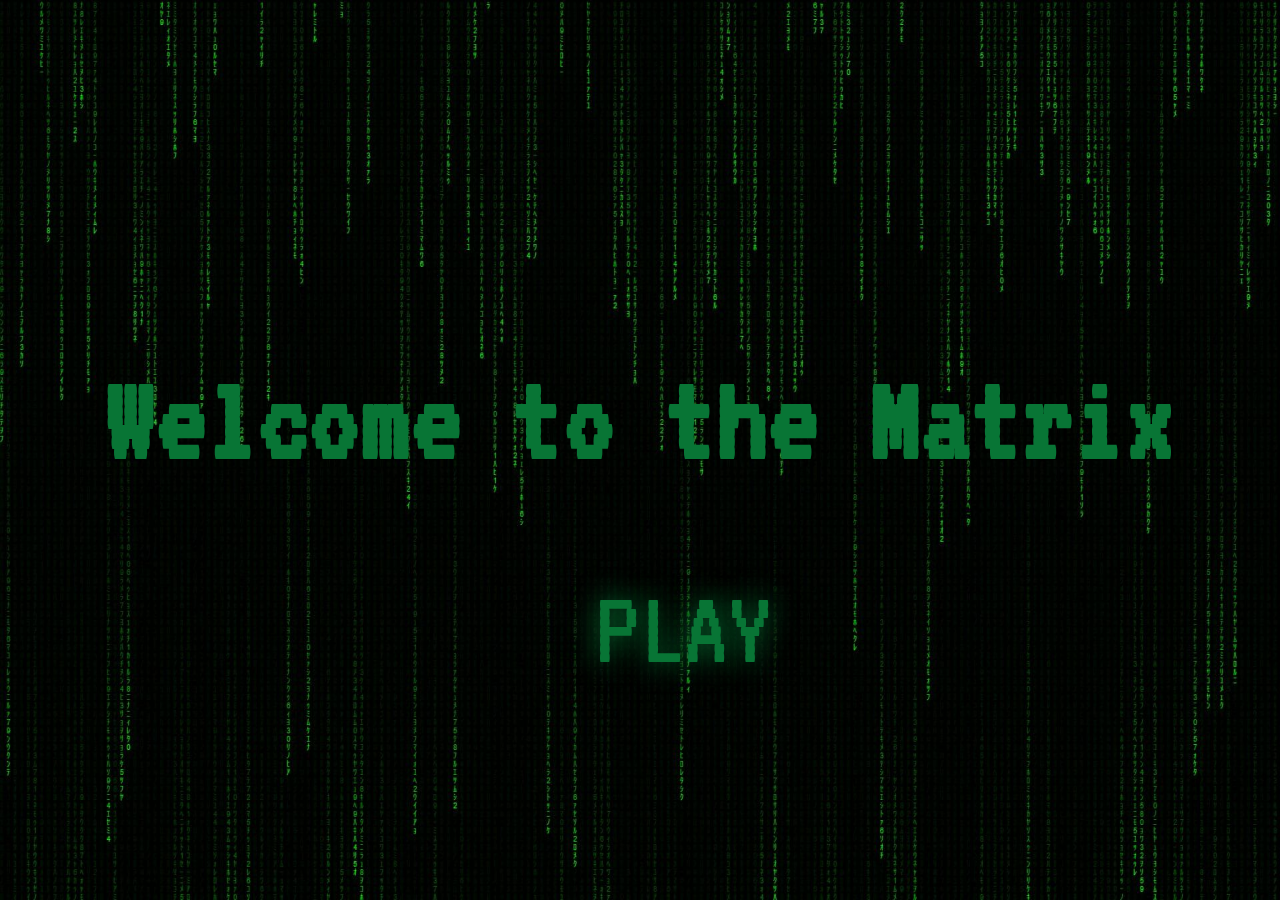
<file: index.html>
<!DOCTYPE html>
<html lang="en">
<head>
    <meta charset="UTF-8">
    <meta http-equiv="X-UA-Compatible" content="IE=edge">
    <meta name="viewport" content="width=device-width, initial-scale=1.0">
    <link rel="preconnect" href="https://fonts.googleapis.com">
    <link rel="preconnect" href="https://fonts.gstatic.com" crossorigin>
    <link href="https://fonts.googleapis.com/css2?family=VT323&display=swap" rel="stylesheet">
    <link rel="stylesheet" href="CSS/style.css">
    <title>Play</title>
</head>
<body>
    

   
    <img class="startImage" src="Images/2808359.jpg" alt="">
    <div class="overlay">
        
        <h1 class="playText">Welcome to the Matrix</h1>
        <button id="play"><a href="HTML/game.html">PLAY</a></button>
    </div>
 

    <script src="JavaScript/index.js"></script>
</body>
</html>
</file>
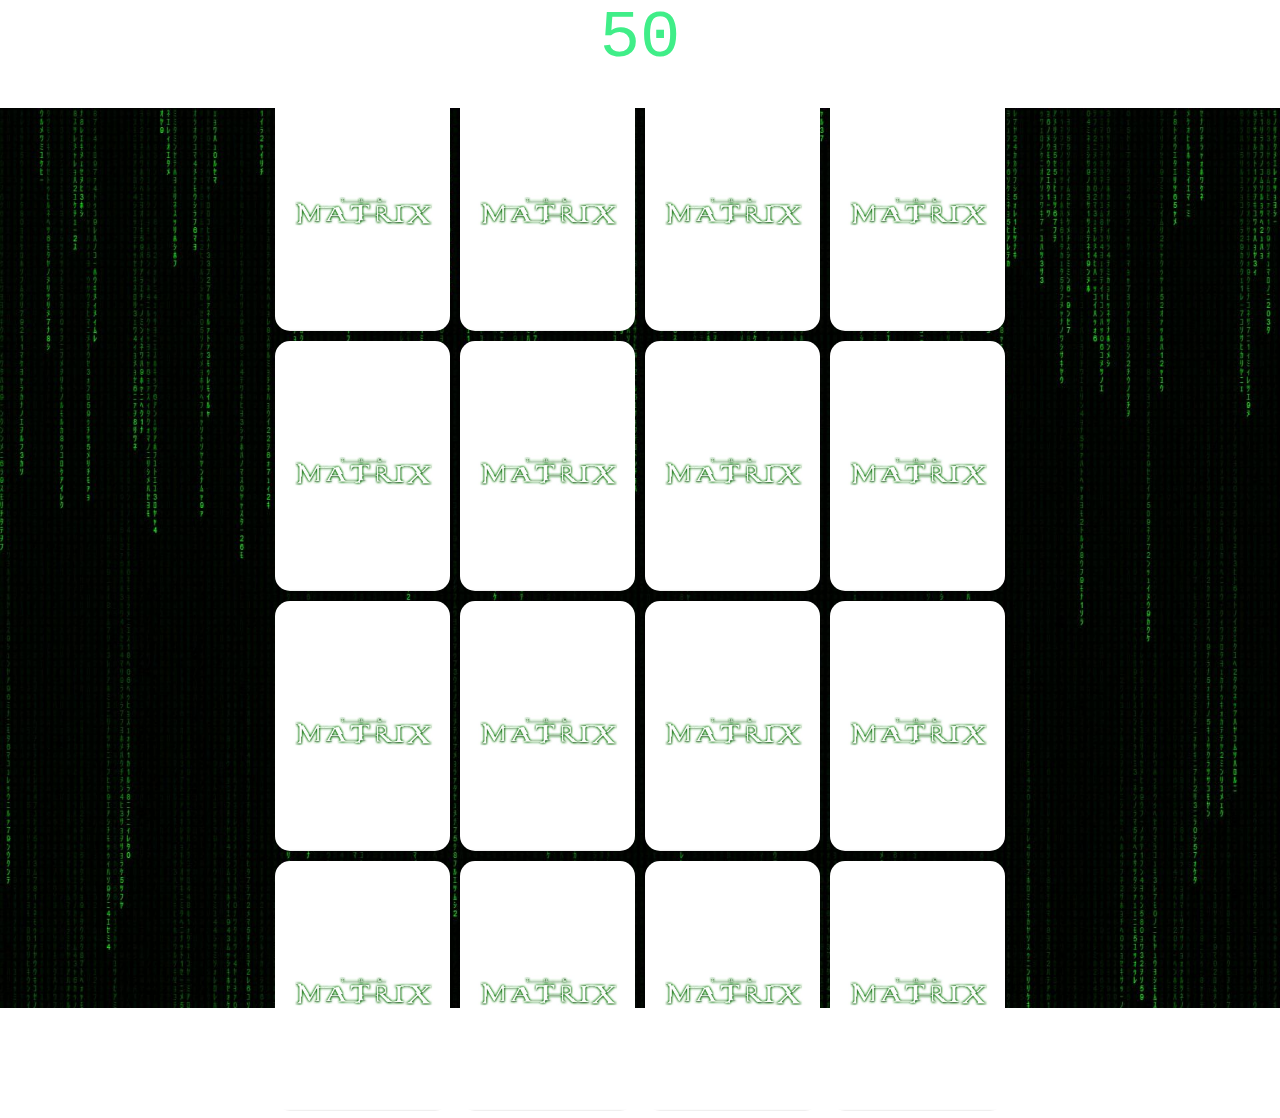
<file: HTML/game.html>
<!DOCTYPE html>
<html lang="en">
<head>
    <meta charset="UTF-8">
    <meta http-equiv="X-UA-Compatible" content="IE=edge">
    <meta name="viewport" content="width=device-width, initial-scale=1.0">
    <link rel="stylesheet" href="../CSS/style.css">
    <title>Card game</title>
</head>
<body>
    
   
   
   <div class="main-container">

    <audio id="click-sound" src="../Sounds/mouse-click.mp3"></audio>
    <audio id="matchSound" src="../Sounds/match-sound.mp3"></audio>
    <audio id="mainSound" autoplay src="../Sounds/main-sound.mp3"></audio>
  
    
        <img class = 'startImage' src="../Images/2808359.jpg" alt="">

    <div class="topBox">
        <div id="countDown">50</div>
    </div>
    
    <div class="game-container" id="gameEl">
         
        
        <div class="card" class="cardEl" data-info = "card1" >
            <img class="front-face" src="../Images/Matrix1.jpeg" alt="matrix">
            <img class="back-face" src="../Images/Back-Face.JPG" alt="Cover">
        </div>
        <div class="card"  class="cardEl" data-info = "card1" >
            <img class="front-face" src="../Images/Matrix1.jpeg" alt="matrix">
            <img class="back-face" src="../Images/Back-Face.JPG" alt="Cover">
        </div>
        <div class="card" class="cardEl" data-info = "card2" >
            <img class="front-face" src="../Images/Matrix2.jpeg" alt="matrix">
            <img class="back-face" src="../Images/Back-Face.JPG" alt="Cover">
        </div>
        <div class="card" class="cardEl" data-info = "card2" >
            <img class="front-face" src="../Images/Matrix2.jpeg" alt="matrix">
            <img class="back-face" src="../Images/Back-Face.JPG" alt="Cover">
        </div>
        <div class="card" class="cardEl" data-info = "card3"' >
            <img class="front-face" src="../Images/Matrix3.JPG" alt="matrix">
            <img class="back-face" src="../Images/Back-Face.JPG" alt="Cover">
        </div>
        <div class="card" class="cardEl" data-info = "card3" >
            <img class="front-face" src="../Images/Matrix3.JPG" alt="matrix">
            <img class="back-face" src="../Images/Back-Face.JPG" alt="Cover">
        </div>
        <div class="card" class="cardEl" data-info = "card4" >
            <img class="front-face" src="../Images/Matrix4.jpeg" alt="matrix">
            <img class="back-face" src="../Images/Back-Face.JPG" alt="Cover">
        </div>
        <div class="card" class="cardEl" data-info = "card4" >
            <img class="front-face" src="../Images/Matrix4.jpeg" alt="matrix">
            <img class="back-face" src="../Images/Back-Face.JPG" alt="Cover">
        </div>
        <div class="card" class="cardEl" data-info = "card5" >
            <img class="front-face" src="../Images/Matrix5.JPG" alt="matrix">
            <img class="back-face" src="../Images/Back-Face.JPG" alt="Cover">
        </div>
        <div class="card" class="cardEl" data-info = "card5" >
            <img class="front-face" src="../Images/Matrix5.JPG" alt="matrix">
            <img class="back-face" src="../Images/Back-Face.JPG" alt="Cover">
        </div>
        <div class="card" class="cardEl" data-info = "card6" >
            <img class="front-face" src="../Images/Matrix6.JPG" alt="matrix">
            <img class="back-face" src="../Images/Back-Face.JPG" alt="Cover">
        </div>
        <div class="card" class="cardEl" data-info = "card6">
            <img class="front-face" src="../Images/Matrix6.JPG" alt="matrix">
            <img class="back-face" src="../Images/Back-Face.JPG" alt="Cover">
        </div>
        <div class="card" class="cardEl" data-info = "card7" >
            <img class="front-face" src="../Images/Matrix7.JPG" alt="matrix">
            <img class="back-face" src="../Images/Back-Face.JPG" alt="Cover">
        </div>
        <div class="card" class="cardEl" data-info = "card7" >
            <img class="front-face" src="../Images/Matrix7.JPG" alt="matrix">
            <img class="back-face" src="../Images/Back-Face.JPG" alt="Cover">
        </div>
        <div class="card" class="cardEl" data-info = "card8" >
            <img class="front-face" src="../Images/Matrix8.jpeg" alt="matrix">
            <img class="back-face" src="../Images/Back-Face.JPG" alt="Cover">
        </div>
        <div class="card" class="cardEl" data-info = "card8" >
            <img class="front-face" src="../Images/Matrix8.jpeg" alt="matrix">
            <img class="back-face" src="../Images/Back-Face.JPG" alt="Cover">
        </div>
    </div></div>

    <script src="../JavaScript/index.js"></script>
</body>
</html>
</file>
<file: CSS/style.css>
body
    { padding: 0;
     margin: 0;
    box-sizing: border-box;
    
}

/* Styling for the intro page / play - start page */

.overlay{
    height: 100vh;
    width: 100%;
    display: flex;
    justify-content: center;
    align-items: center;
    flex-direction: column;  
}

/* This image is being used as a background for every page */

.startImage{
    position: absolute;
    height: 100vh;
    width: 100vw;
    z-index: -1;
}


/*It styles the how many clicks you have text on you win or you lose page*/
#retriveClicks{
    color: #f1f1f1;
    font-size: calc(1.1rem + 34px);
    width: 100%;
    padding-bottom: 53px;
    text-align: center;
   
}

/*..................*/


.playText{
    font-family: 'VT323', monospace;
    font-size: 8rem;
    color: #087535;
}

/* Play button style */

#play{
    width: 10%;
    height: 62px;
    margin: 0;
    border-radius: 50px;
    padding: 5px 5px 20px 20px;
    background:none ;
    text-shadow: 0 0 0.105em hsl(0 0% 10% / 0.1), 0 0 0.25em currentColor;
    font-size: 6.9rem;
    font-family: 'VT323', monospace;
    border: 0;
  
}

#play a{
    text-decoration: none;
    color: #087535;
}

#play:hover{
    font-size: 6.5rem;
    transition: 150ms ease-out;
    cursor: pointer;
}



/* Styling for the card game */


.main-container{
    min-height: 100vh;
    margin: 0;
    display: flex;
    justify-content: center;
    align-items: center;
    flex-direction: column; 
 
}

.game-container{
    height: 1040px;
    width : 740px;
    display: flex;
    flex-wrap: wrap;
    perspective: 1000px;
  
}


/* Countdown and add clicks container */

.topBox{
    z-index: 1;
    width: 100%;
    display: flex;
    align-items: center;
    justify-content: center;
}

#countDown{
    color: aliceblue;
    font-size: 4.2rem;
    z-index: 1;
    font-family: 'VT323', monospace;
    color: #40ee88;
    width: 15%;
    text-align: center;
    display: flex;
    justify-content: center;
    
}

#clicks{
    color: white;
    font-size: 4.5rem;
    z-index: 1;
    width: 15%;
    display: flex;
    justify-content: center;
    align-items: flex-end;
   
}

/*....................*/














.youWin{
    font-family: 'VT323', monospace;
    font-size: 8rem;
    color: #087535;
    z-index: 1;
}



/* Cards style */

.card {
    width: calc(25% - 10px);
    height: calc(33.333% - 10);
    margin: 5px;
    position: relative;
    transform-style: preserve-3d;
    transition: transform .7s;
     
}

.card:active {
    transform: scale(.97);
    transition: transform .2s;
}


.card.flip{
    transform: rotateY(180deg);
}


.front-face,
.back-face {
    width: 100%;
    height: 100%;
    position: absolute;
    backface-visibility: hidden;
    border-radius: 15px;
    
}


.front-face{
    transform: rotateY(180deg);
}






/* You win page */


.youWon{
    width: 100%;
    height: 100vh;
    display: flex;
    justify-content: center;
    align-items: center;
    flex-direction: column;
}

#image{
    width: 100%;
    height: 100%;
    position: absolute;
}



/* You lose page */

.youLoseContainer{
    height: 100Vh;
    width: 100%;
    display: flex;
    justify-content: center;
    align-items: center;
    flex-direction: column;
}


.youLose{
    font-size: calc(1.5rem + 72px);
    margin-top: -142px;
    width: 100%;
    z-index: 1;
    text-align: center;
    color: #40ee88;
}

/* Restart button for the You winn and for the You lose page */

#restartBTN {
    width: 10%;
    height: 62px;
    border-radius: 50px;
    
    background:none ;
    font-size: 1.9rem;
    position: relative;
    border: 0;
    

}



#lose{
    width: 150px;
    height: 50px;
    color: #087535;
    font-size: 3rem;
}

#restartBTN a{
    text-decoration: none;
    color: #087535;
    font-family: 'VT323', monospace;
    font-size: 4.9rem;
    border: 2px solid white;
    border-radius: 15px;
    background-color: antiquewhite;
   margin: 0 auto;

}


#restartBTN:hover{
    transition: 150ms ease-out;
    cursor: pointer;
    font-size: 6.9rem;

}



@media only screen and (max-width: 720px){


    /*Mobile View */

/* Styling for the begin play page*/

.overlay{
    display: flex;
    justify-content: center;
    align-items: center;
    
}


.playText{
    font-size: calc(1.5rem + 42px);
    text-align: center;
}

#play {
    display: flex;
    justify-content: center;
    width: 100%;
}


/* Styling for the you win page*/

.youWon{
     width: 100%;
    height: 100vh;
    display: flex;
    justify-content: center;
    align-items: center;
   
}

.youWin{
    
    font-size: calc(1.5rem + 72px);
    margin-top: -142px;
    z-index: 1;
    
}


#restartBTN {
    margin-top: 10px;
    width: 100%;
    height: 20px;

}

#restartBTN a{
    font-size: calc(1.5rem + 45px);
    font-size: 2.8rem;
}


/*You Lose page*/

.youLose{
    font-size: 3.8rem;
    padding: 99px;
}







/* Styling for the game container and the cards on mobile view*/

#countDown{
    position: absolute;
    top: 0;
}

.game-container{
    height: 80%;
    width: 100%;
    position: absolute;
    display: flex;
    justify-content: center;
    align-items: center;
   
}


.card{
    height: 21%;
    width: 22%;
 
}
    
}
</file>
